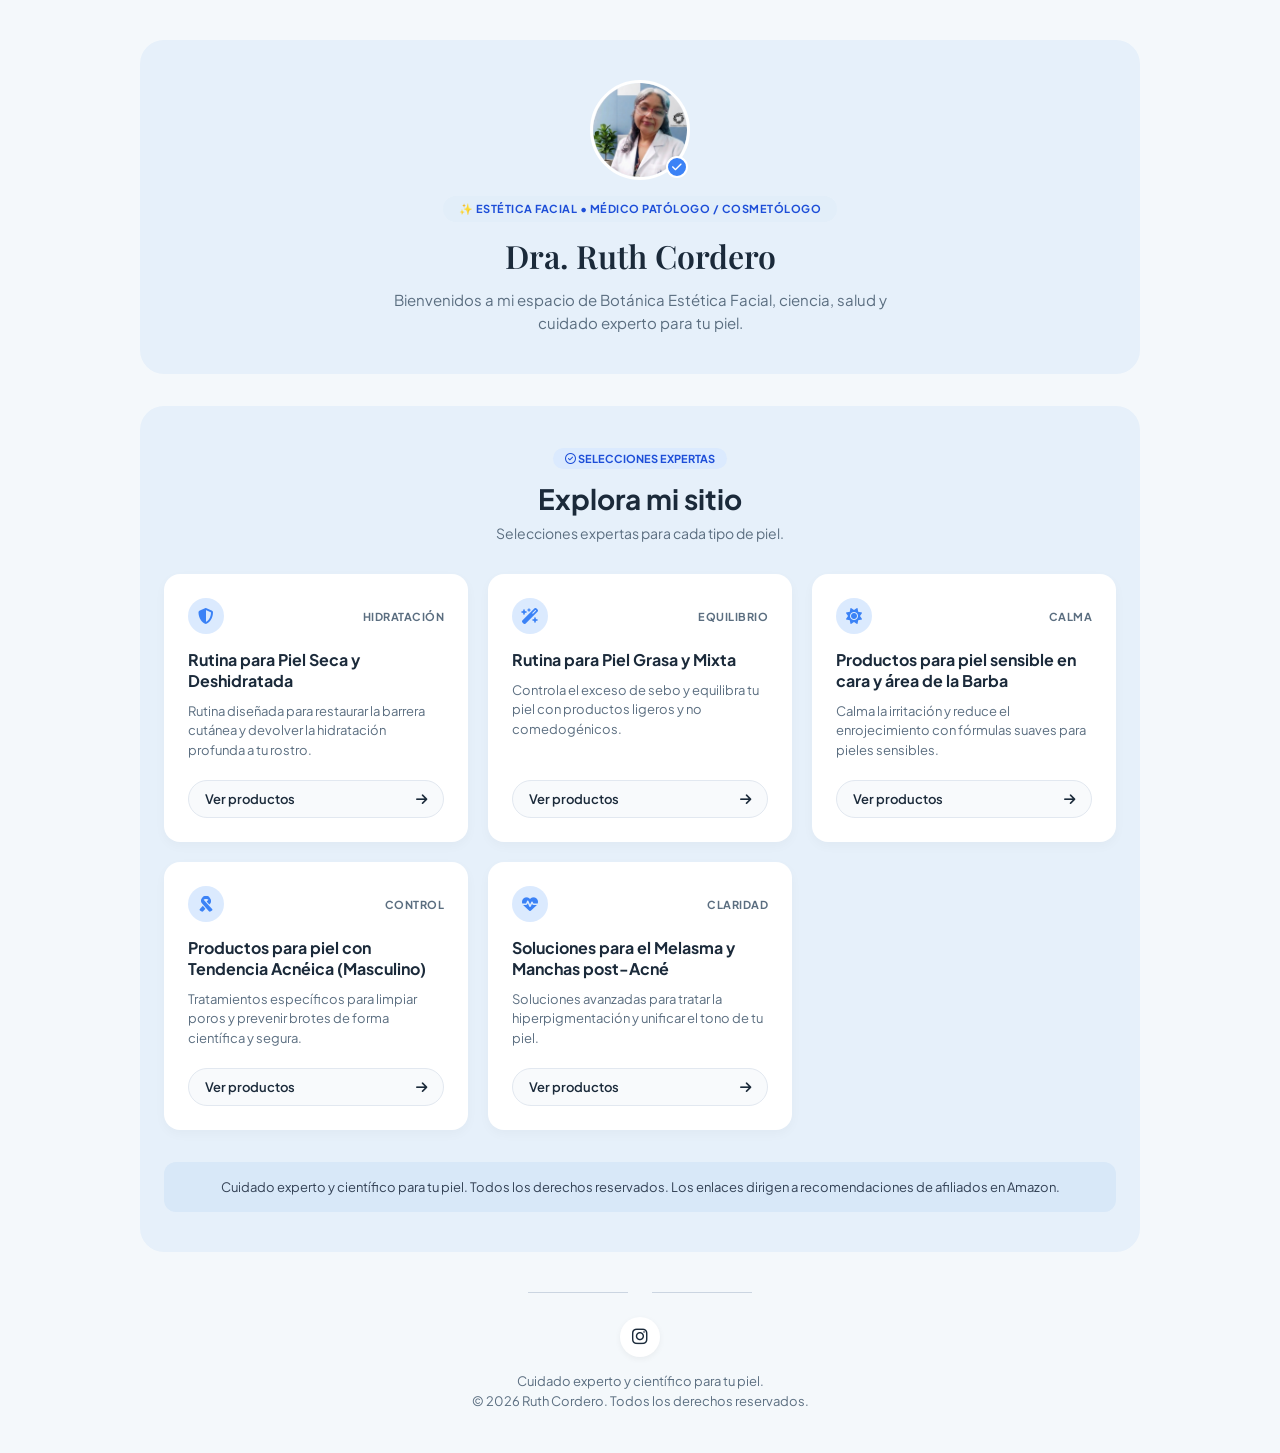
<file: index.html>
<!DOCTYPE html>
<html lang="es">
<head>
  <meta charset="UTF-8">
  <meta name="viewport" content="width=device-width, initial-scale=1.0">
  <title>Botánica Estética Facial</title>

  <!-- Google tag (gtag.js) -->
  <script async src="https://www.googletagmanager.com/gtag/js?id=G-W083HJ3NJF"></script>
  <script>
    window.dataLayer = window.dataLayer || [];
    function gtag(){dataLayer.push(arguments);}
    gtag('js', new Date());

    gtag('config', 'G-W083HJ3NJF');
  </script>

  <!-- External Stylesheets & Fonts -->

  <link rel="stylesheet" href="https://cdnjs.cloudflare.com/ajax/libs/font-awesome/6.4.0/css/all.min.css">

  <link rel="stylesheet" href="https://fonts.googleapis.com/css2?family=Playfair+Display:wght@500;600&family=Plus+Jakarta+Sans:wght@400;500;600;700&display=swap">

  <link rel="stylesheet" href="style-m.css">

</head>
<body>

  <div class="container">

    <!-- Header Section -->

    <header class="header-card">

      <div class="profile-container">

        <img src="img/Profile-logo.jpeg" alt="Dra. Ruth Cordero" class="profile-img">

        <div class="verified-badge">

          <i class="fa-solid fa-check"></i>

        </div>

      </div>

      <div class="prof-badge">✨ Estética Facial • Médico Patólogo / Cosmetólogo</div>

      <h1>Dra. Ruth Cordero</h1>

      <p>Bienvenidos a mi espacio de Botánica Estética Facial, ciencia, salud y cuidado experto para tu piel.</p>

    </header>

    <!-- Main Content Section -->

    <main class="main-section">

      <div class="section-badge">
        
        <i class="fa-regular fa-circle-check"></i> Selecciones Expertas

      </div>
      <h2>Explora mi sitio</h2>

      <p class="subtitle">Selecciones expertas para cada tipo de piel.</p>

      <!-- Cards Grid -->

      <div class="grid-container">

        <!-- Card 1 -->

        <article class="card">

          <header>

            <div class="card-header">

              <div class="card-icon"><i class="fa-solid fa-shield-halved"></i></div>

              <span class="card-tag">Hidratación</span>

            </div>

            <h3>Rutina para Piel Seca y Deshidratada</h3>

            <p>Rutina diseñada para restaurar la barrera cutánea y devolver la hidratación profunda a tu rostro.</p>

          </header>

          <a href="https://www.amazon.com/hz/wishlist/ls/26GG9C9ZMYEIU?&linkCode=ll2&tag=ruthpatologia-20&linkId=e407f9eafd16c7954b435e7755d306c2&language=en_US&ref_=as_li_ss_tl" 
             target="_blank" 
             rel="noopener noreferrer" 
             class="card-btn">
            Ver productos <i class="fa-solid fa-arrow-right"></i>
          </a>

        </article>

        <!-- Card 2 -->

        <article class="card">
          <header>

            <div class="card-header">

              <div class="card-icon"><i class="fa-solid fa-wand-magic-sparkles"></i></div>

              <span class="card-tag">Equilibrio</span>

            </div>

            <h3>Rutina para Piel Grasa y Mixta</h3>

            <p>Controla el exceso de sebo y equilibra tu piel con productos ligeros y no comedogénicos.</p>

          </header>

          <a href="https://www.amazon.com/hz/wishlist/ls/1V6ULN9S9MHSB?&linkCode=ll2&tag=ruthpatologia-20&linkId=47f1b854f8c0f4d2360db748b33eec4d&language=en_US&ref_=as_li_ss_tl" 
             target="_blank" 
             rel="noopener noreferrer" 
             class="card-btn">
            Ver productos <i class="fa-solid fa-arrow-right"></i>
          </a>

        </article>

        <!-- Card 3 -->

        <article class="card">

          <header>

            <div class="card-header">

              <div class="card-icon"><i class="fa-solid fa-sun"></i></div>

              <span class="card-tag">Calma</span>

            </div>

            <h3>Productos para piel sensible en cara y área de la Barba</h3>

            <p>Calma la irritación y reduce el enrojecimiento con fórmulas suaves para pieles sensibles.</p>

          </header>

          <a href="https://www.amazon.com/hz/wishlist/ls/1X4674FO3TNUQ?&linkCode=ll2&tag=ruthpatologia-20&linkId=5aa134b55f0a4dc909ecda6e7b65df2b&language=en_US&ref_=as_li_ss_tl" 
             target="_blank" 
             rel="noopener noreferrer" 
             class="card-btn">
            Ver productos <i class="fa-solid fa-arrow-right"></i>
          </a>

        </article>

        <!-- Card 4 -->

        <article class="card">

          <header>

            <div class="card-header">

              <div class="card-icon"><i class="fa-solid fa-ribbon"></i></div>

              <span class="card-tag">Control</span>

            </div>

            <h3>Productos para piel con Tendencia Acnéica (Masculino)</h3>

            <p>Tratamientos específicos para limpiar poros y prevenir brotes de forma científica y segura.</p>

          </header>

          <a href="https://www.amazon.com/hz/wishlist/ls/1M8HVAFLO3NZL?&linkCode=ll2&tag=ruthpatologia-20&linkId=0310d2b6e0657fd99e6ab48742b1a70b&language=en_US&ref_=as_li_ss_tl" 
             target="_blank" 
             rel="noopener noreferrer" 
             class="card-btn">
            Ver productos <i class="fa-solid fa-arrow-right"></i>
          </a>

        </article>

        <!-- Card 5 -->

        <article class="card">

          <header>

            <div class="card-header">

              <div class="card-icon"><i class="fa-solid fa-heart-pulse"></i></div>

              <span class="card-tag">Claridad</span>

            </div>

            <h3>Soluciones para el Melasma y Manchas post-Acné</h3>

            <p>Soluciones avanzadas para tratar la hiperpigmentación y unificar el tono de tu piel.</p>

          </header>

          <a href="https://www.amazon.com/hz/wishlist/ls/23B8LNHKEGRV0?&linkCode=ll2&tag=ruthpatologia-20&linkId=b3075681fd01278cdf6fb5404957802c&language=en_US&ref_=as_li_ss_tl" 
             target="_blank" 
             rel="noopener noreferrer" 
             class="card-btn">
            Ver productos <i class="fa-solid fa-arrow-right"></i>
          </a>

        </article>

      </div>

      <!-- Affiliate Banner -->

      <div class="affiliate-banner">

        Cuidado experto y científico para tu piel. Todos los derechos reservados. Los enlaces dirigen a recomendaciones de afiliados en Amazon.

      </div>

    </main>

    <!-- Footer Section -->

    <footer>

      <div class="divider">

        <i class="fa-solid fa-sparkles"></i>

      </div>

      <a href="https://www.instagram.com/botanicafacial/" target="_blank" rel="noopener noreferrer" class="social-link">
        <i class="fa-brands fa-instagram"></i>

      </a>

      <p>Cuidado experto y científico para tu piel.</p>

      <p>&copy; 2026 Ruth Cordero. Todos los derechos reservados.</p>

    </footer>

  </div>

</body>
</html>
</file>
<file: style-m.css>
/* --- ROOT VARIABLES --- */
:root {
  --bg-page: #f4f8fb;
  --bg-card-outer: #e6f0fa;
  --bg-card-inner: #ffffff;
  --primary-text: #1b2a3a;
  --secondary-text: #5b6e80;
  --accent-blue: #3b82f6;
  --badge-bg: #dbeafe;
  --badge-text: #1d4ed8;
  --footer-banner-bg: #d8e8f8;
  --border-radius-lg: 24px;
  --border-radius-md: 16px;
}

/* --- BASE STYLES --- */
* {
  box-sizing: border-box;
  margin: 0;
  padding: 0;
}

body {
  font-family: 'Plus Jakarta Sans', sans-serif;
  background-color: var(--bg-page);
  color: var(--primary-text);
  display: flex;
  flex-direction: column;
  align-items: center;
  padding: 40px 16px;
  min-height: 100vh;
}

.container {
  width: 100%;
  max-width: 1000px;
}

/* --- HEADER SECTION --- */
.header-card {
  background-color: var(--bg-card-outer);
  border-radius: var(--border-radius-lg);
  padding: 40px 24px;
  text-align: center;
  margin-bottom: 32px;
}

.profile-container {
  position: relative;
  width: 100px;
  height: 100px;
  margin: 0 auto 16px auto;
}

.profile-img {
  width: 100%;
  height: 100%;
  border-radius: 50%;
  object-fit: cover;
  border: 3px solid #ffffff;
}

.verified-badge {
  position: absolute;
  bottom: 2px;
  right: 2px;
  background-color: var(--accent-blue);
  color: #ffffff;
  border-radius: 50%;
  width: 22px;
  height: 22px;
  display: flex;
  align-items: center;
  justify-content: center;
  font-size: 11px;
  border: 2px solid #ffffff;
}

.prof-badge {
  display: inline-block;
  background-color: #e2eef9;
  color: var(--badge-text);
  font-size: 11px;
  font-weight: 700;
  letter-spacing: 0.5px;
  padding: 6px 16px;
  border-radius: 20px;
  margin-bottom: 12px;
  text-transform: uppercase;
}

.header-card h1 {
  font-family: 'Playfair Display', serif;
  font-size: 32px;
  font-weight: 600;
  color: var(--primary-text);
  margin-bottom: 12px;
}

.header-card p {
  color: var(--secondary-text);
  font-size: 15px;
  max-width: 500px;
  margin: 0 auto;
  line-height: 1.5;
}

/* --- MAIN SECTION --- */
.main-section {
  background-color: var(--bg-card-outer);
  border-radius: var(--border-radius-lg);
  padding: 40px 24px;
  text-align: center;
}

.section-badge {
  display: inline-block;
  background-color: var(--badge-bg);
  color: var(--badge-text);
  font-size: 11px;
  font-weight: 700;
  padding: 4px 12px;
  border-radius: 20px;
  margin-bottom: 12px;
  text-transform: uppercase;
}

.main-section h2 {
  font-size: 28px;
  font-weight: 700;
  margin-bottom: 8px;
}

.main-section .subtitle {
  color: var(--secondary-text);
  font-size: 14px;
  margin-bottom: 32px;
}

/* --- GRID & CARDS --- */
.grid-container {
  display: grid;
  grid-template-columns: repeat(auto-fit, minmax(280px, 1fr));
  gap: 20px;
  margin-bottom: 32px;
}

.card {
  background-color: var(--bg-card-inner);
  border-radius: var(--border-radius-md);
  padding: 24px;
  text-align: left;
  display: flex;
  flex-direction: column;
  justify-content: space-between;
  box-shadow: 0 4px 12px rgba(0, 0, 0, 0.03);
  transition: transform 0.2s ease, box-shadow 0.2s ease;
}

.card:hover {
  transform: translateY(-4px);
  box-shadow: 0 8px 20px rgba(0, 0, 0, 0.06);
}

.card-header {
  display: flex;
  justify-content: space-between;
  align-items: center;
  margin-bottom: 16px;
}

.card-icon {
  width: 36px;
  height: 36px;
  background-color: var(--badge-bg);
  color: var(--accent-blue);
  border-radius: 50%;
  display: flex;
  align-items: center;
  justify-content: center;
  font-size: 16px;
}

.card-tag {
  font-size: 11px;
  font-weight: 700;
  color: var(--secondary-text);
  letter-spacing: 0.5px;
  text-transform: uppercase;
}

.card h3 {
  font-size: 16px;
  font-weight: 700;
  margin-bottom: 10px;
  line-height: 1.3;
}

.card p {
  font-size: 13px;
  color: var(--secondary-text);
  line-height: 1.5;
  margin-bottom: 20px;
}

.card-btn {
  display: flex;
  align-items: center;
  justify-content: space-between;
  width: 100%;
  padding: 10px 16px;
  background-color: #f8fafc;
  border: 1px solid #e2e8f0;
  border-radius: 20px;
  color: var(--primary-text);
  font-size: 13px;
  font-weight: 600;
  text-decoration: none;
  transition: background-color 0.2s ease;
}

.card-btn:hover {
  background-color: var(--badge-bg);
  color: var(--badge-text);
}

/* --- AFFILIATE BANNER --- */
.affiliate-banner {
  background-color: var(--footer-banner-bg);
  border-radius: 12px;
  padding: 16px;
  font-size: 13px;
  color: #334155;
  line-height: 1.4;
}

/* --- FOOTER --- */
footer {
  margin-top: 40px;
  text-align: center;
  color: var(--secondary-text);
  font-size: 13px;
}

.divider {
  display: flex;
  align-items: center;
  justify-content: center;
  margin-bottom: 24px;
}

.divider::before, 
.divider::after {
  content: '';
  width: 100px;
  height: 1px;
  background-color: #cbd5e1;
}

.divider i {
  margin: 0 12px;
  color: var(--accent-blue);
  font-size: 12px;
}

.social-link {
  display: inline-flex;
  align-items: center;
  justify-content: center;
  width: 40px;
  height: 40px;
  background-color: #ffffff;
  border-radius: 50%;
  color: var(--primary-text);
  font-size: 18px;
  text-decoration: none;
  box-shadow: 0 2px 6px rgba(0, 0, 0, 0.05);
  margin-bottom: 16px;
  transition: color 0.2s ease, transform 0.2s ease;
}

.social-link:hover {
  color: var(--accent-blue);
  transform: scale(1.1);
}

footer p {
  margin-bottom: 4px;
}
</file>
